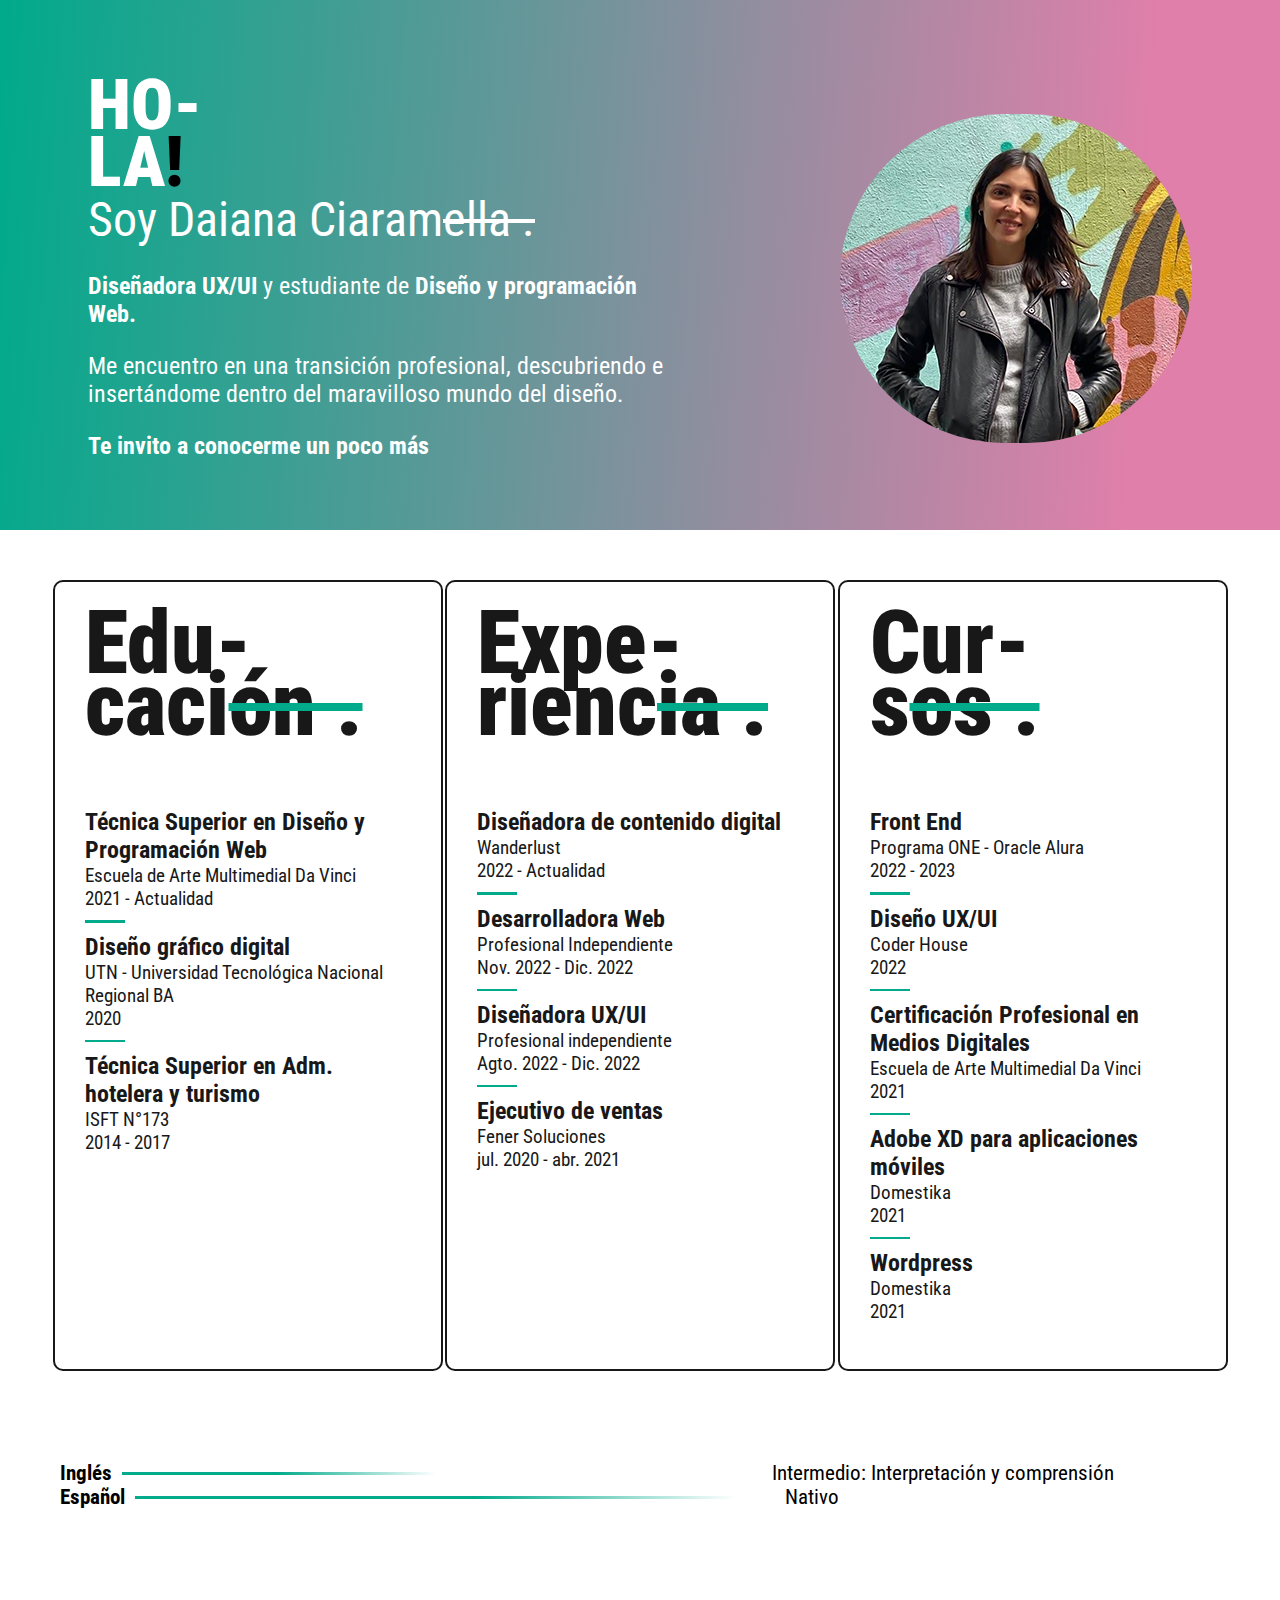
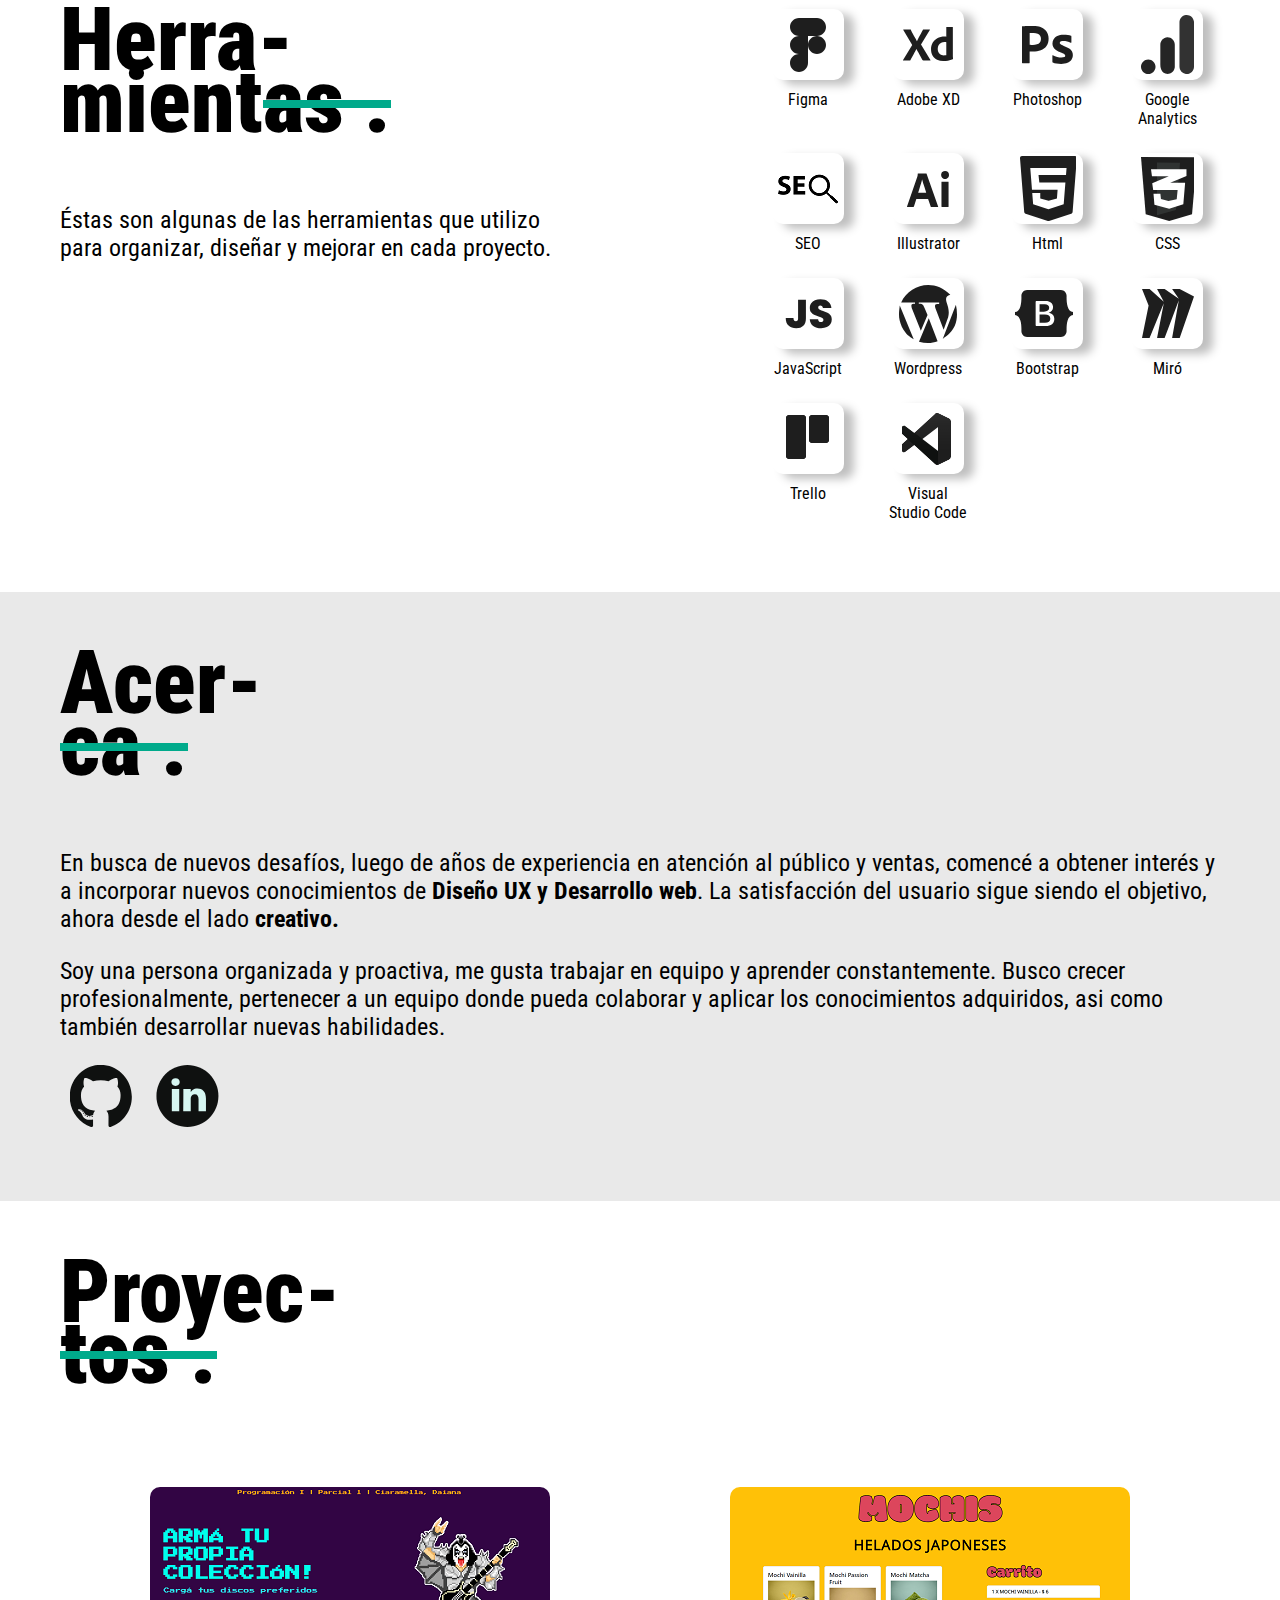
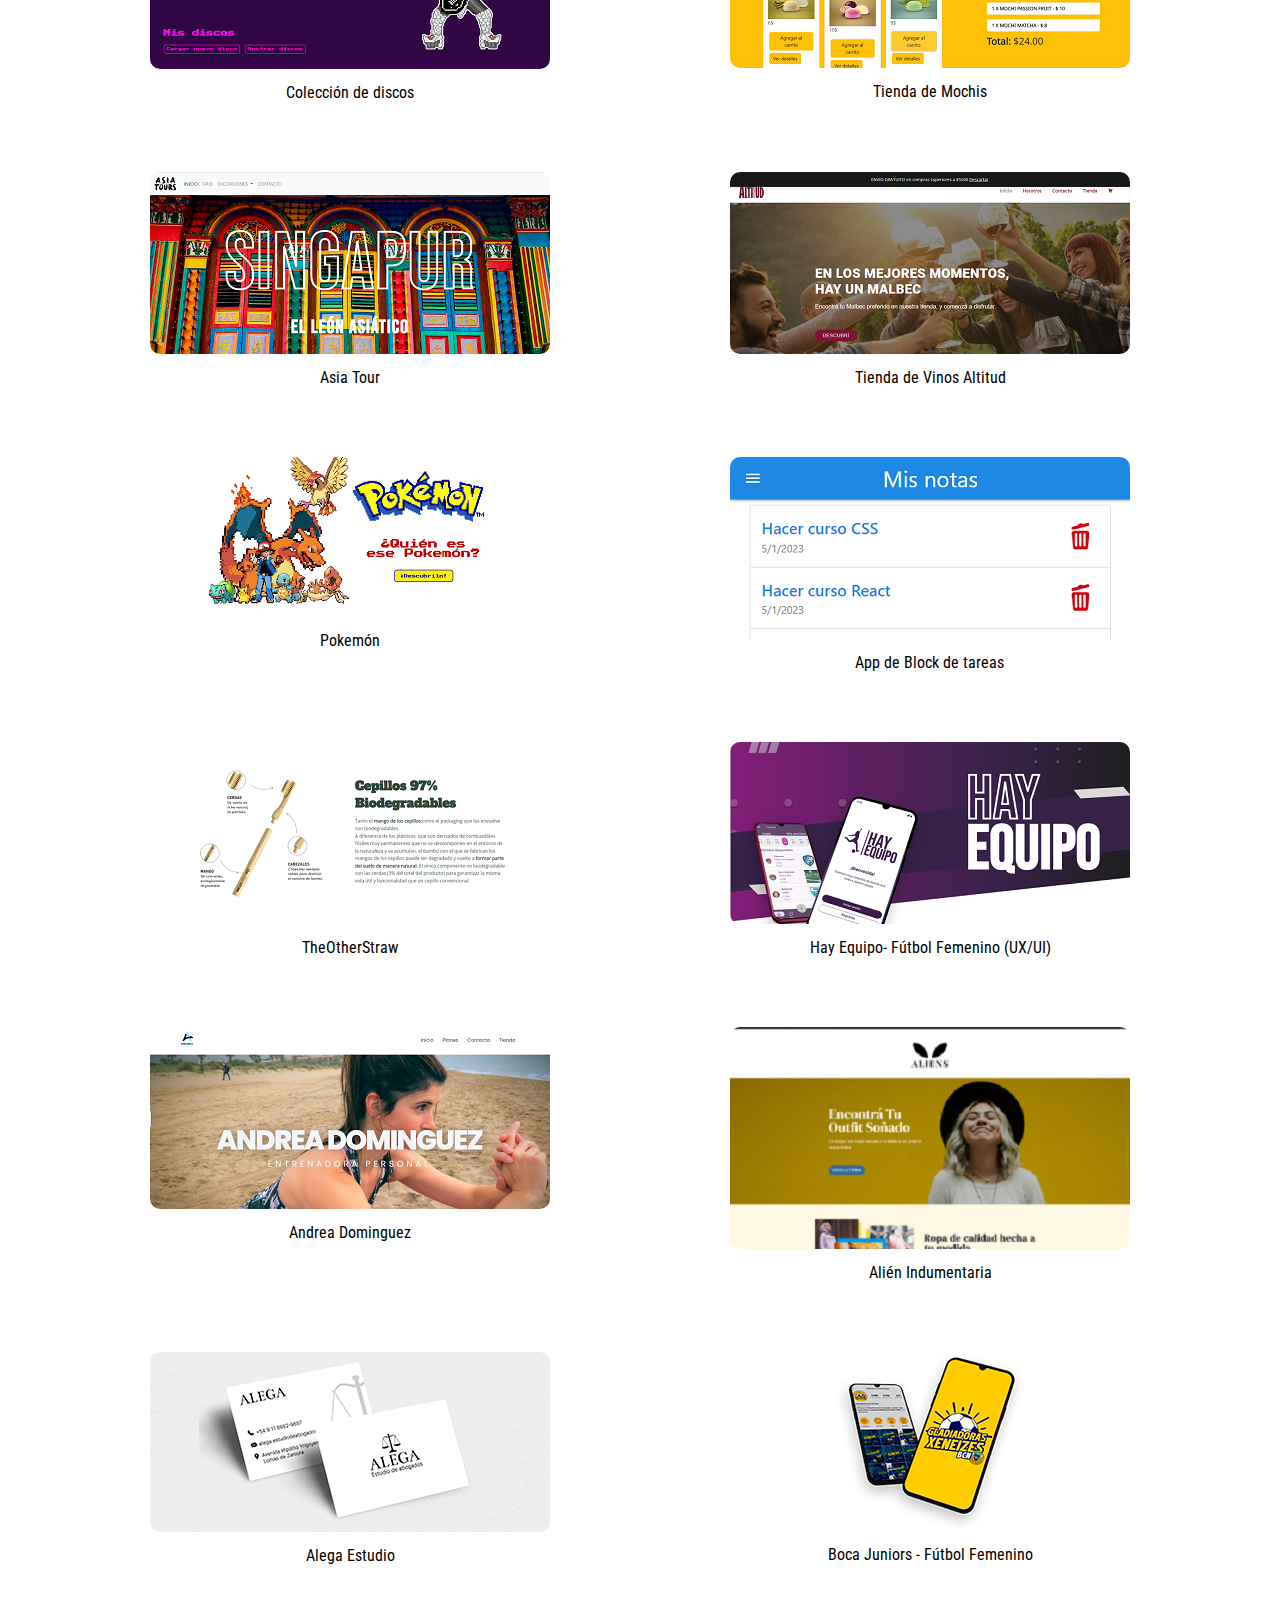
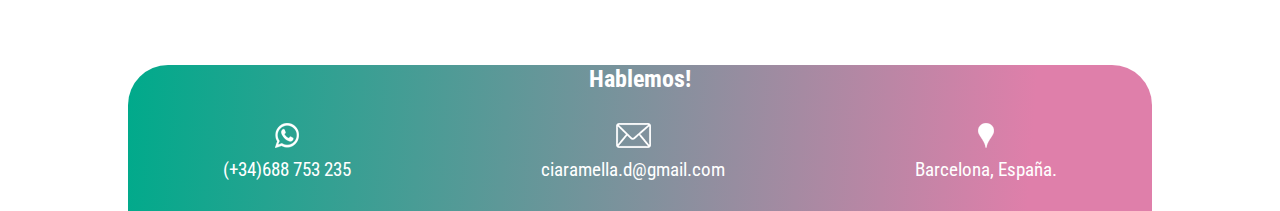
<file: index.html>
<!DOCTYPE html>
<html lang="es">
  <head>
    <meta charset="UTF-8" />
    <meta http-equiv="X-UA-Compatible" content="IE=edge" />
    <meta name="viewport" content="width=device-width, initial-scale=1.0" />
    <!---Font----->
    <link href="https://fonts.googleapis.com/css2?family=Arvo:wght@400;700&family=Roboto+Condensed:wght@300;400;700&display=swap" rel="stylesheet">
    <!---CSS----->
    <link rel="stylesheet" href="estilos.css" />
    <!---Favicon-->
    <link rel="shortcut icon" href="img/logos/DC.png" />
    <title>Daiana Ciaramella</title>
  </head>
  <body>
    <!---Banner----->
    <article>
      <div id="cnt-1">
        <div class="descripcion">
          <div class="hola">
            <span>HO-</span>
            <span>LA<b style="color: black">!</b></span>
          </div>

          <div class="intro">
            <h1>
              Soy Daiana Ciaram<span
                style="text-decoration: line-through; color: white"
                >ella .</span
              >
            </h1>
            <p>
              <b>Diseñadora UX/UI</b> y estudiante de
              <b>Diseño y programación Web.</b>
            </p>
            <p>
              Me encuentro en una transición profesional, descubriendo e
              insertándome dentro del maravilloso mundo del diseño.
            </p>
            <p class="mas"><b>Te invito a conocerme un poco más</b></p>
          </div>
        </div>
        <div class="foto"><img src="img/dc.png" alt="foto de perfil" /></div>
      </div>
    </article>
    <!---Experiencia, Educación y cursos----->
    <section id="cnt-2">
      <div class="contenedores">
        <div class="contenedor">
          <h2>
            Edu-<span
              >caci<span style="text-decoration: line-through #00aa8b"
                >ón .</span
              ></span
            >
          </h2>
          <ul>
            <li>
              <h3>Técnica Superior en Diseño y Programación Web</h3>
              <p>Escuela de Arte Multimedial Da Vinci</p>
              <p></p>
              <p>2021 - Actualidad</p>
            </li>
            <div class="linea-verde"></div>

            <li>
              <h3>Diseño gráfico digital</h3>
              <p>UTN - Universidad Tecnológica Nacional Regional BA</p>
              <p></p>
              <p>2020</p>
            </li>

            <div class="linea-verde"></div>

            <li>
              <h3>Técnica Superior en Adm. hotelera y turismo</h3>
              <p>ISFT N°173</p>
              <p></p>
              <p>2014 - 2017</p>
            </li>
          </ul>
        </div>
        <div class="contenedor">
          <h2>
            <span>Expe-</span
            ><span
              >rienc<span style="text-decoration: line-through #00aa8b"
                >ia .</span
              ></span
            >
          </h2>

          <ul>
            <li>
              <h3>Diseñadora de contenido digital </h3>
              <p>Wanderlust</p>
              <p></p>
              <p>2022 - Actualidad</p>
            </li>

            <div class="linea-verde"></div>

            <li>
              <h3>Desarrolladora Web</h3>
              <p>Profesional Independiente</p>
              <p></p>
              <p> Nov. 2022 - Dic. 2022</p>
            </li>

            <div class="linea-verde"></div>

            <li>
              <h3>Diseñadora UX/UI</h3>
              <p>Profesional independiente</p>
              <p></p>
              <p>Agto. 2022 - Dic. 2022</p>
            </li>

            <div class="linea-verde"></div>

            <li>
              <h3>Ejecutivo de ventas</h3>
              <p>Fener Soluciones</p>
              <p></p>
              <p>jul. 2020 - abr. 2021</p>
            </li>
          </ul>
        </div>
        <div class="contenedor">
          <h2>
            <span>Cur-</span
            ><span
              >s<span style="text-decoration: line-through #00aa8b"
                >os .</span
              ></span
            >
          </h2>
          <ul>
            <li>
              <h3>Front End</h3>
              <p>Programa ONE - Oracle Alura</p>
              <p></p>
              <p>2022 - 2023</p>
            </li>

            <div class="linea-verde"></div>

            <li>
              <h3>Diseño UX/UI</h3>
              <p>Coder House</p>
              <p></p>
              <p>2022</p>
            </li>

            <div class="linea-verde"></div>

            <li>
              <h3>Certificación Profesional en Medios Digitales</h3>
              <p>Escuela de Arte Multimedial Da Vinci</p>
              <p></p>
              <p>2021</p>
            </li>

            <div class="linea-verde"></div>

            <li>
              <h3>Adobe XD para aplicaciones móviles</h3>
              <p>Domestika</p>
              <p></p>
              <p>2021</p>
            </li>

            <div class="linea-verde"></div>

            <li>
              <h3>Wordpress</h3>
              <p>Domestika</p>
              <p></p>
              <p>2021</p>
            </li>
          </ul>
        </div>
      </div>
      <div class="idiomas">
        <div class="cont-idioma">
          <b>Inglés</b>
          <div
            class="linea-gradiente"
            style="
              background: linear-gradient(
                90deg,
                rgba(0, 170, 139, 1) 24%,
                rgba(255, 255, 255, 1) 49%
              );
            "
          ></div>
          <span>Intermedio: Interpretación y comprensión</span>
        </div>

        <div class="cont-idioma">
          <b>Español</b>
          <div
            class="linea-gradiente"
            style="
              background: linear-gradient(
                90deg,
                rgba(0, 170, 139, 1) 53%,
                rgba(255, 255, 255, 1) 94%
              );
            "
          ></div>
          <span>Nativo</span>
        </div>
      </div>
    </section>
    <!---Herramientas----->
    <section id="cnt-3">
      <div class="info-herramientas">
        <h2>
          <span>Herra-</span
          ><span
            >mient<span style="text-decoration: line-through #00aa8b"
              >as .</span
            ></span
          >
        </h2>
        <p>
          Éstas son algunas de las herramientas que utilizo para organizar,
          diseñar y mejorar en cada proyecto.
        </p>
      </div>


      <div class="grid-herramientas">
        <div class="cards-herramienta">
          <div class="card">
            <img src="img/logos/figma.svg" alt="logo de figma" />
        </div>
        <figcaption>Figma</figcaption>
        </div>

        <div class="cards-herramienta">
          <div class="card">
            <img src="img/logos/xd.svg" alt="logo de XD" />
        </div>
        <figcaption>Adobe XD</figcaption>
        </div>

        <div class="cards-herramienta">
          <div class="card">
            <img src="img/logos/ps.svg" alt="logo Photoshop" />
        </div>
        <figcaption>Photoshop</figcaption>
        </div>

        <div class="cards-herramienta">
          <div class="card">
            <img
              src="img/logos/googleAnalytics.svg"
              alt="logo de Google googleAnalytics"
            />
        </div>
        <figcaption>Google Analytics</figcaption>
        </div>

        <div class="cards-herramienta">
        <div class="card">
          <img
            src="img/logos/seo.png"
            alt="logo SEO"/>
        </div>
        <figcaption>SEO</figcaption>
        </div>

        <div class="cards-herramienta">
          <div class="card">
            <img src="img/logos/ai.svg" alt="logo de Illustrator" />
        </div>
        <figcaption>Illustrator</figcaption>
        </div>

        <div class="cards-herramienta">
          <div class="card">
            <img src="img/logos/html.svg" alt="logo de HTML" />
        </div>
        <figcaption>Html</figcaption>
        </div>

        <div class="cards-herramienta">
          <div class="card">
            <img src="img/logos/css.svg" alt="logo de CSS" />
        </div>
        <figcaption>CSS</figcaption>
        </div>

        <div class="cards-herramienta">
          <div class="card">
            <img src="img/logos/JS.svg" alt="logo de JS" />
        </div>
        <figcaption>JavaScript</figcaption>
        </div>

        <div class="cards-herramienta">
          <div class="card">
            <img src="img/logos/wordpress.svg" alt="logo de Wordpress" />
        </div>
        <figcaption>Wordpress</figcaption>
        </div>

        <div class="cards-herramienta">
          <div class="card">
            <img src="img/logos/bootstrap.svg" alt="logo de Bootstrap" />
        </div>
        <figcaption>Bootstrap</figcaption>
        </div>

        <div class="cards-herramienta">
          <div class="card">
            <img src="img/logos/miro.svg" alt="logo de Miró" />
        </div>
        <figcaption>Miró</figcaption>
        </div>

        <div class="cards-herramienta">
          <div class="card">
            <img src="img/logos/trello.svg" alt="logo de Trello" />
        </div>
        <figcaption>Trello</figcaption>
        </div>

        <div class="cards-herramienta">
          <div class="card">
            <img src="img/logos/vscode.svg" alt="logo de Visual Studio Code" />
        </div>
        <figcaption>Visual Studio Code</figcaption>
        </div>
      
    </section>
    <!---Acerca----->
    <section id="cnt-4">
      <h2>
        Acer-<span style="text-decoration: line-through #00aa8b">ca .</span>
      </h2>
      <p>
        En busca de nuevos desafíos, luego de años de experiencia en atención al
        público y ventas, comencé a obtener interés y a incorporar nuevos
        conocimientos de <b>Diseño UX y Desarrollo web</b>. La satisfacción del
        usuario sigue siendo el objetivo, ahora desde el lado <b>creativo.</b>
      </p>
      <p>
        Soy una persona organizada y proactiva, me gusta trabajar en equipo y
        aprender constantemente. Busco crecer profesionalmente, pertenecer a un
        equipo donde pueda colaborar y aplicar los conocimientos adquiridos, asi
        como también desarrollar nuevas habilidades.
      </p>

      <div class="rrss">
        <a href="https://github.com/ciaramellad/" target="_blank"
          ><img src="img/logos/gitHub-negro.svg" alt="GitHub"
        /></a>
        <a href="www.linkedin.com/in/ciaramellad" target="_blank"
          ><img src="img/logos/LinkedIn-negro.svg" alt="LinkedIn"
        /></a>
      </div>
    </section>
    <!---Proyectos----->
    <section id="cnt-5">
      <h2>
        Proyec-<span style="text-decoration: line-through #00aa8b">tos .</span>
      </h2>
      <div class="gridProyectos">
        <div class="proyecto">
          <a
            title="Colección de discos"
            href="https://ciaramellad.github.io/Biblioteca-discos/"
            target="_blank"
            ><img
              src="img/proyectos/coleccionDiscos.png"
              alt="Colección de Discos"
          /></a>
          <figcaption>Colección de discos</figcaption>
        </div>

        <div class="proyecto">
          <a
            title="Tienda de Mochis"
            href="https://ciaramellad.github.io/Mochis/"
            target="_blank"
            ><img src="img/proyectos/mochis.png" alt="Tienda de mochis"
          /></a>
          <figcaption>Tienda de Mochis</figcaption>
        </div>

        <div class="proyecto">
          <a
            title="Turismo Singapur"
            href="https://ciaramellad.github.io/Asia-Tour/"
            target="_blank"
            ><img
              src="img/proyectos/asiaTour.png"
              alt="Asia Tour, Turismo de Singapur"
          /></a>
          <figcaption>Asia Tour</figcaption>
        </div>

        <div class="proyecto">
          <a title="Altitud" href="img/img-wp/altitud1 (1).png" target="_blank"
            ><img src="img/proyectos/altitud.png" alt="Tienda de Vinos Altitud"
          /></a>
          <figcaption>Tienda de Vinos Altitud</figcaption>
        </div>

        <div class="proyecto">
          <a
            title="API Pokemon"
            href="https://ciaramellad.github.io/API-Pokemon/"
            target="_blank"
            ><img src="img/proyectos/pokemon.png" alt="API de Pokemon"
          /></a>
          <figcaption>Pokemón</figcaption>
        </div>

        <div class="proyecto">
          <a
            title="App Block de Tareas"
            href="https://ciaramellad.github.io/App-Notas-APW/"
            target="_blank"
            ><img src="img/proyectos/appNotas.png" alt="App de Notas Offline"
          /></a>
          <figcaption>App de Block de tareas</figcaption>
        </div>

        <div class="proyecto">
          <a href="img/img-wp/tosWp.png" target="_blank"
            ><img
              src="img/proyectos/tos.png"
              alt="Cepillos de dientes The Other Straw"
          /></a>
          <figcaption>TheOtherStraw</figcaption>
        </div>

        <div class="proyecto">
          <a href="img/proyectos/hayEquipo.pdf" target="_blank"
            ><img
              src="img/proyectos/hayEquipo.png"
              alt="App de fútbol femenino"
          /></a>
          <figcaption>Hay Equipo- Fútbol Femenino (UX/UI)</figcaption>
        </div>

        <div class="proyecto">
          <a href="img/img-wp/andreaDominguez.png" target="_blank"
            ><img
              src="img/proyectos/portadaAD.png"
              alt="Página Profesional Andrea Dominguez"
          /></a>
          <figcaption>Andrea Dominguez</figcaption>
        </div>

        <div class="proyecto">
          <a href="img/img-wp/alienInd.jpg" target="_blank"
            ><img
              src="img/proyectos/portadaAlien.png"
              alt="Landing Page ALién Indumentaria"
          /></a>
          <figcaption>Alién Indumentaria</figcaption>
        </div>

        <div class="proyecto">
          <a href="img/img-wp/alegaestudio.png" target="_blank"
            ><img
              src="img/proyectos/portadaAlega2.png"
              alt="Alega - Estudio de abogados"
          /></a>
          <figcaption>Alega Estudio</figcaption>
        </div>

        <div class="proyecto">
          <a href="img/img-wp/bocaJrs.png" target="_blank"
            ><img
              src="img/proyectos/portadaBocajrs.png"
              alt="Boca Jrs Futbol Femenino"
          /></a>
          <figcaption>Boca Juniors - Fútbol Femenino</figcaption>
        </div>

        
      </div>
    </section>

    <footer>
      <div id="cnt-6">
        <span
          style="
            font-size: 24px;
            font-weight: bold;
            text-align: center;
            color: white;
          "
          >Hablemos!</span
        >
        <div class="contenedor-footer">
          <div class="info-footer">
            <img src="img/iconos/wa.png" />
            <a
              href="https://api.whatsapp.com/send/?phone=34688753235"
              target="_blank"
              >(+34)688 753 235</a
            >
          </div>

          <div class="info-footer">
            <img src="img/iconos/mail.png" />
            <a href="mailto:ciaramella.d@gmail.com" target="_blank"
              >ciaramella.d@gmail.com</a
            >
          </div>

          <div class="info-footer">
            <img src="img/iconos/ubi.png" />
            Barcelona, España.
          </div>
        </div>
      </div>
    </footer>
  </body>
</html>
</file>
<file: estilos.css>
*{
    box-sizing: border-box;
}

body{
    margin:0;
    font-family: 'Roboto Condensed', sans-serif;
}

p{ font-size: 1.5rem;
}

/*======================================
========================================
============BANNER======================
========================================
/*------- Estilos del banner---------*/


.rrss{
    margin: 10px;

}

.rrss img{
    margin-right:20px;
}

article{
    background: rgb(0,170,139);
    background: linear-gradient(94deg, rgba(0,170,139,1) 0%, rgba(223,127,170,1) 88%);
    padding-top:30px;
}
#cnt-1{
    display: flex;
    flex-direction: row;
    flex-wrap: wrap;
    justify-content: space-around;
    align-items: center;
    height: 500px;
}
h1{
    margin:0;
    font-weight: normal;
    font-size: 3rem;
}
.descripcion{
    color: white;
    width: 45vw;
}
.foto img{
    border-radius: 180px;
}
.hola{
    font-size: 70px;
    font-weight: 900;
    display: flex;
    flex-direction: column;
    line-height: 57px;
}


.intro{
    font-size: 17px;
}

/*======================================
========================================
======EXPERIENCIA-EDUCACION-CURSOS======
=======================================*/


.contenedores{
    color:rgb(24, 24, 24);
    display: flex;
    flex-wrap: wrap;
    flex-direction: row;
    justify-content: space-evenly;
    padding: 50px;
}

.contenedor{
    width:390px;
    border-radius: 10px;
    border:2px solid rgb(24, 24, 24);
    padding:30px;
    background-color: white;
}

h2{
    display: flex;
    flex-direction: column;
    line-height: 35px;
    font-weight: 900;;
    font-size: 5.5rem;
    margin-top: 0;
    line-height: 0.7;
}

.linea-verde{
    background-color: #00AA8B;
    width: 40px;
    height: 2.3px;
}


/*lista*/

li{
    list-style: none;
    margin: 10px 0 10px 0;
}

.contenedor p{
    margin:0;
    font-size: 1.2rem;
}

h3{
    margin:0;
    font-size: 1.5rem;
}

ul{
    padding:0;
}
.idiomas{
    display:flex;
    flex-direction: column;
    padding: 40px 60px;
    font-size: 1.3rem;
}
.cont-idioma{
    display:flex;
    align-items: center;
    justify-content: flex-start;
}

.linea-gradiente{
    height: 3px;
    width: 50vw;
    margin: 0 10px 0 10px;

}
/*======================================
========================================
=============HERRAMIENTAS===============
=======================================*/
#cnt-3{
    display: flex;
    justify-content: space-between;
    padding: 60px;
}
.grid-herramientas{
    display: grid;
    grid-template-columns: repeat(auto-fill, minmax(100px, 1fr));
    grid-auto-rows: minmax(85px, auto);
    grid-gap: 15px;
    width: 40%;
}

.cards-herramienta{
    align-items: center;
    display: flex;
    flex-direction: column;
}
.card{
    height: 71px;
    width: 71px;
    border-radius: 10px;
    box-shadow: 10px 5px 10px #bfbfbf;
    display: flex;
    align-items: center;
    justify-content: center;

}

.info-herramientas{
    width: 40vw;
}

figcaption{
    text-align: center;
    padding: 10px;
}
/*======================================
========================================
=============ACERCA===============
=======================================*/

#cnt-4{
    padding:60px;
    background-color:#e9e9e9;
}

.linkPerfil{
    color:black;
    font-weight:bold;
    text-decoration:none;
}

/*======================================
========================================
=============PROYECTOS===============
=======================================
*/

.proyecto{
    margin:30px;
    display: flex;
    flex-direction: column;
    align-items: center;
    
}

.gridProyectos{
    display: flex;
    flex-wrap: wrap;
    justify-content: space-around;
}

#cnt-5{
    padding:60px;
}

.proyecto img{
    border-radius: 10px;
}

/*======================================
========================================
=============FOOTER=====================
=======================================*/

#cnt-6{
    width: 80%;
    background: rgb(0,170,139);
    background: linear-gradient(94deg, rgba(0,170,139,1) 0%, rgba(223,127,170,1) 88%);
    border-radius: 40px 40px 0 0;
    display: flex;
    margin: auto;
    flex-direction: column;
    justify-content: space-around;
    font-size: 1.2rem;
}

.contenedor-footer{
    display: flex;
    flex-wrap: wrap;
    justify-content: space-around;
    margin: 30px 0;
}

.info-footer{
    display: flex;
    flex-direction: column;
    align-items: center;
    color:white;
}
#cnt-6 a:link, a:visited{text-decoration: none;color:white}

.info-footer img{
    margin-bottom:10px;
}


.cont-altitud{
    display:flex;
}

.card-altitud{
    width: 300px;
    height: 200px;

}


/*======================================
========================================
=============MEDIAQUERY==================
=======================================*/

@media all and (max-width: 480px) {
    article{
        height: 950px;
        display: flex;

    }

    .descripcion{
        width: 100vw;
    }

    .flecha{
        display:none;
    }

    .contenedor{
        margin-bottom: 20px;

    }
    .idiomas{
        padding:0;
    }

    #cnt-3{
        padding:0;
        flex-direction: column;
        margin: 40px 0;
    }

    .grid-herramientas{
        width:100vw;
    }

    #cnt-4{
        padding:0;
    }

    #cnt-5{
        padding:0;
        margin: 40px 0;
    }

    .contenedor-footer{
        flex-direction: column;
    }

    .info-footer{
        margin-bottom: 20px;
    }

}

@media all and (min-width: 480px) and (max-width: 768px) {

    article{
        height: 950px;
    }
    .descripcion{
        width: 100vw;
    }

    .contenedor{
        margin-bottom: 20px;
    }

    #cnt-3{
        padding:0;
        flex-direction: column;
        margin: 40px 0;
    }

    .grid-herramientas{
        width:100vw;
    }

    #cnt-4{
        padding:20px 0;
    }

    #cnt-5{
        padding:0;
        margin: 40px 0;
    }

    .contenedor-footer{
        flex-direction: column;
    }

    .info-footer{
        margin-bottom: 20px;
    }


 }
</file>
